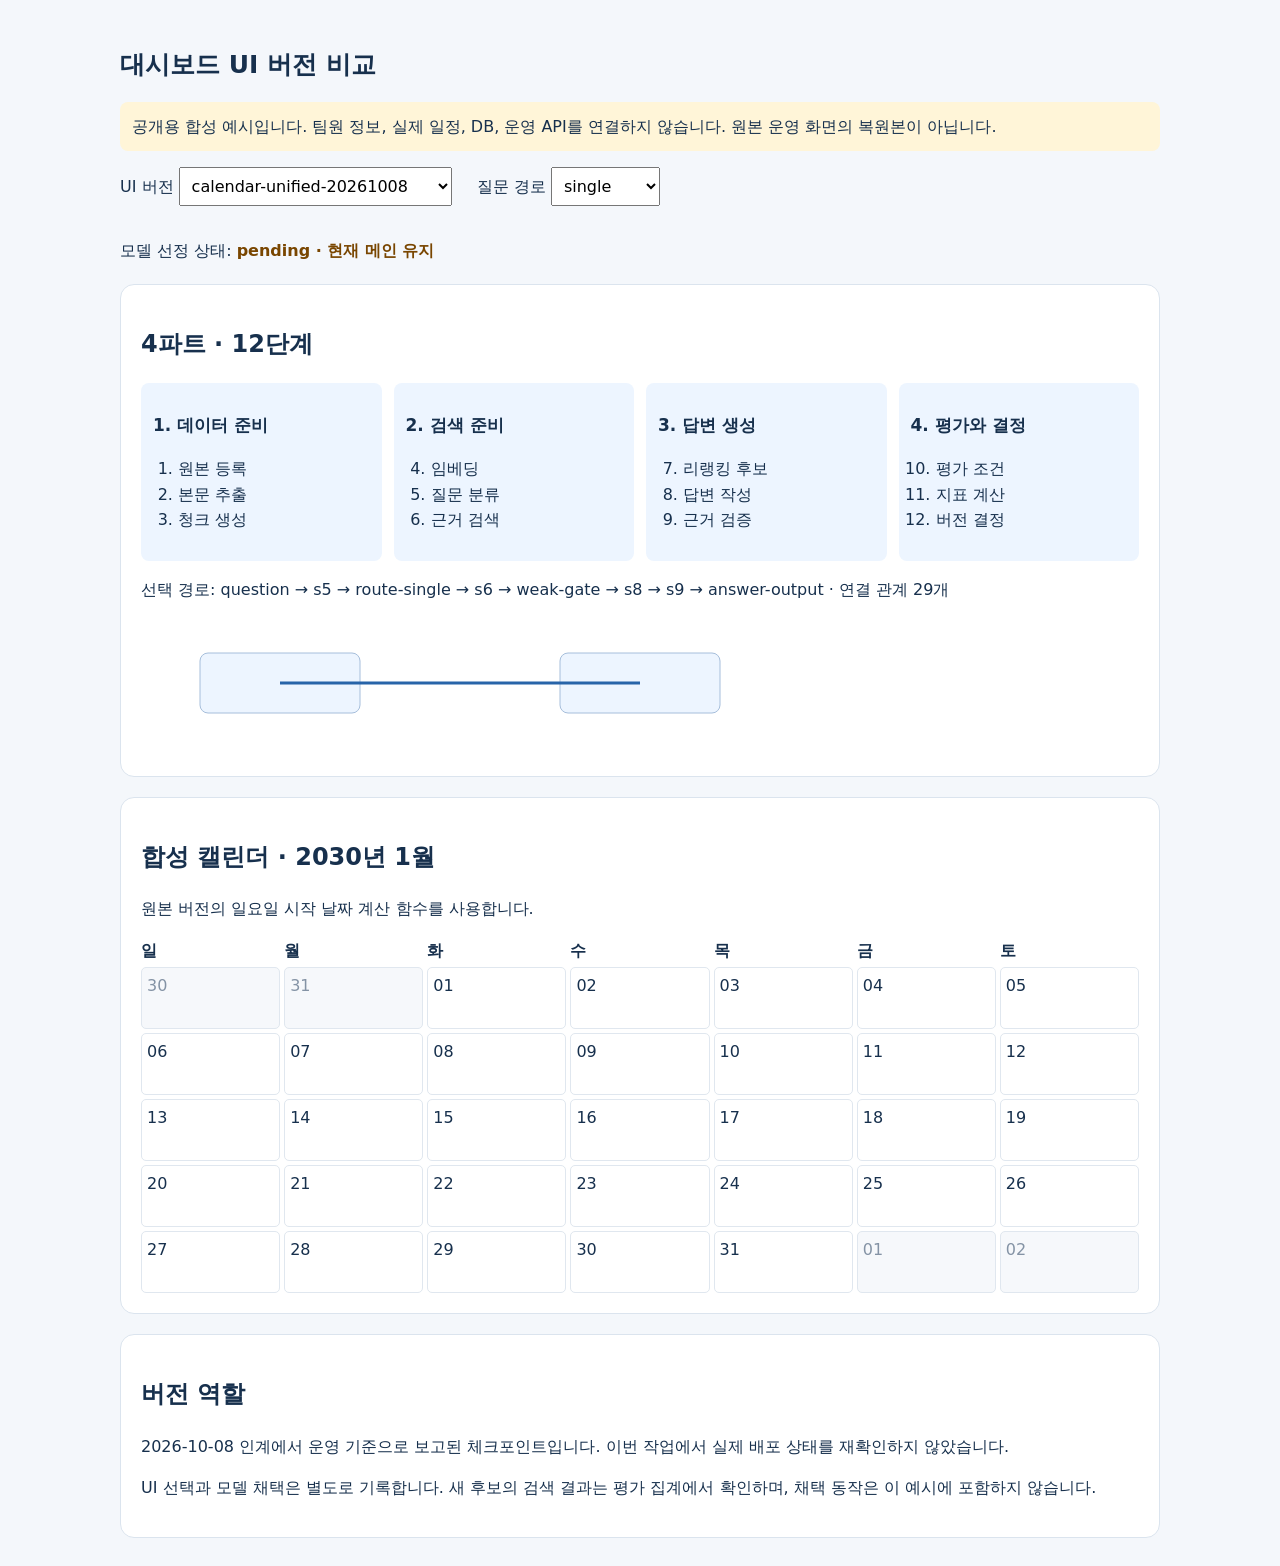
<file: dashboard/example/index.html>
<!doctype html>
<html lang="ko"><meta charset="utf-8"><meta name="viewport" content="width=device-width,initial-scale=1">
<title>대시보드 UI 버전 비교 · 합성 예시</title>
<style>
body{font:16px/1.6 system-ui,sans-serif;background:#f4f7fb;color:#17304d;margin:0}main{max-width:1040px;margin:auto;padding:28px}h1{font-size:25px}label{display:inline-block;margin:0 20px 16px 0}select{padding:8px;font:inherit}section{background:white;border:1px solid #dbe4ee;border-radius:14px;padding:20px;margin-top:20px}.notice{background:#fff5d8;padding:12px;border-radius:8px}.parts{display:grid;grid-template-columns:repeat(4,1fr);gap:12px}.part{background:#edf5ff;padding:12px;border-radius:8px}.part h3{font-size:17px}.part ol{padding-left:25px}.days{display:grid;grid-template-columns:repeat(7,1fr);gap:4px}.day{border:1px solid #e0e7ef;border-radius:5px;min-height:50px;padding:5px}.outside{color:#8493a5;background:#f6f8fb}svg{width:100%;height:130px}.status{font-weight:bold;color:#794600}@media(max-width:700px){.parts{grid-template-columns:repeat(2,1fr)}main{padding:14px}}
</style>
<main>
<h1>대시보드 UI 버전 비교</h1>
<p class="notice">공개용 합성 예시입니다. 팀원 정보, 실제 일정, DB, 운영 API를 연결하지 않습니다. 원본 운영 화면의 복원본이 아닙니다.</p>
<label>UI 버전 <select id="version"><option>calendar-unified-20261008</option><option>roadmap-readable-20261008</option></select></label>
<label>질문 경로 <select id="route"><option>single</option><option>meta</option><option>compare</option><option>search</option></select></label>
<p>모델 선정 상태: <span class="status">pending · 현재 메인 유지</span></p>
<section><h2>4파트 · 12단계</h2><div id="parts" class="parts"></div><p id="flow"></p><svg id="geometry" viewBox="0 0 940 130" aria-label="합성 카드의 연결선 비교"></svg></section>
<section><h2>합성 캘린더 · 2030년 1월</h2><p>원본 버전의 일요일 시작 날짜 계산 함수를 사용합니다.</p><div id="calendar" class="days"></div></section>
<section><h2>버전 역할</h2><p id="role"></p><p>UI 선택과 모델 채택은 별도로 기록합니다. 새 후보의 검색 결과는 평가 집계에서 확인하며, 채택 동작은 이 예시에 포함하지 않습니다.</p></section>
</main>
<script type="module" src="./preview.mjs"></script></html>
</file>
